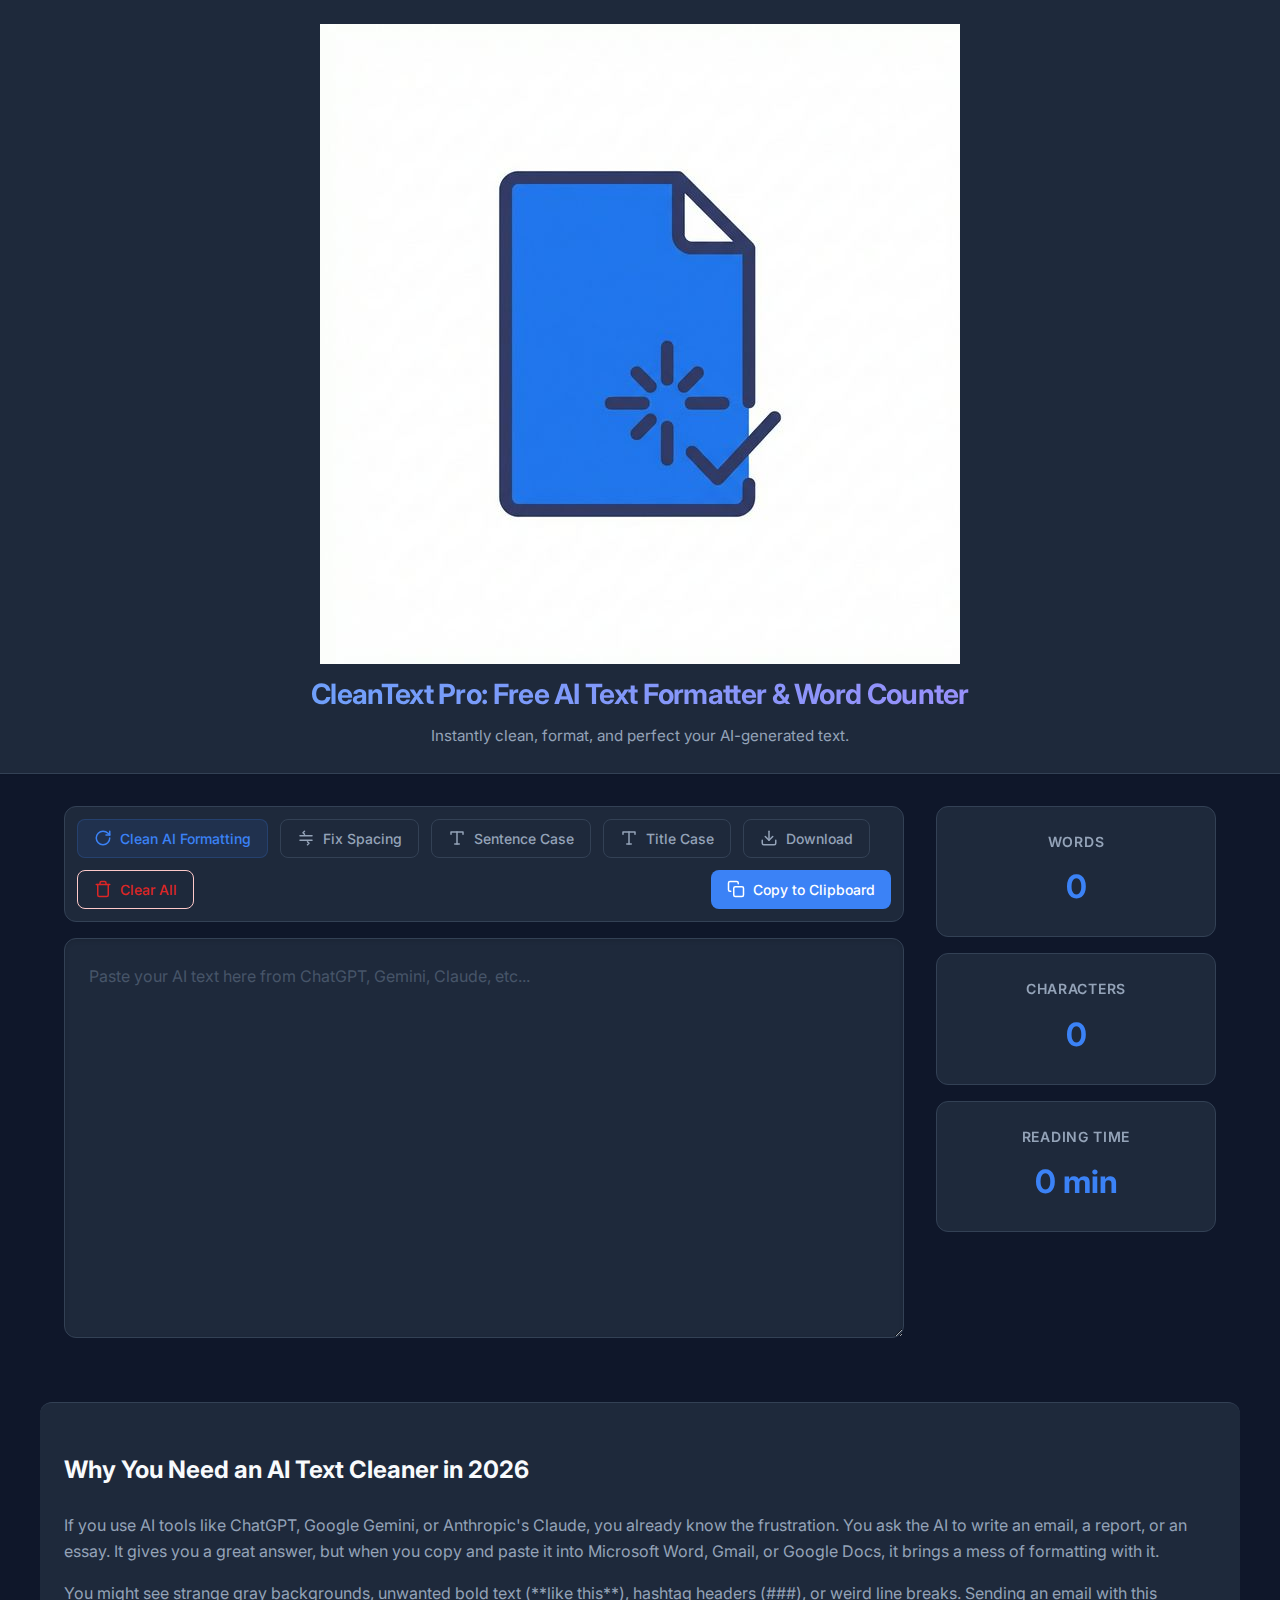
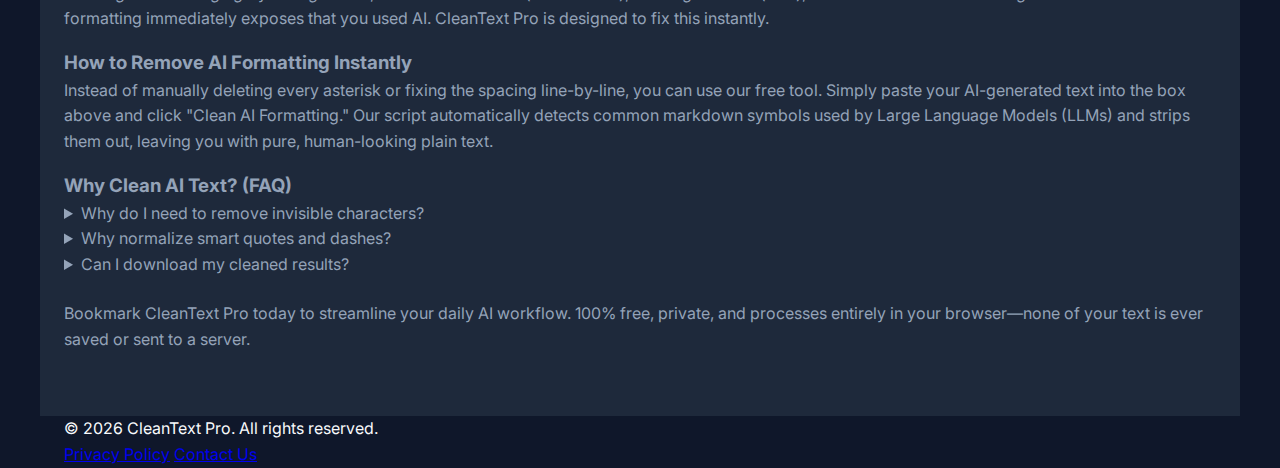
<file: index.html>
<!DOCTYPE html>
<html lang="en">

<head>
    <meta charset="UTF-8">
    <meta name="viewport" content="width=device-width, initial-scale=1.0">
    <meta name="description"
        content="Free tool to clean AI formatting, remove markdown, fix spacing, and count words. Perfect for cleaning text from ChatGPT, Gemini, and Claude before pasting into emails or essays.">
    <title>CleanText Pro | AI Text Formatter & Word Counter</title>
    <link href="https://fonts.googleapis.com/css2?family=Inter:wght@400;500;600;700&display=swap" rel="stylesheet">
    <link rel="stylesheet" href="styles.css">
    <link rel="icon" type="image/png" href="logo.png?v=2">
    <!-- Google AdSense Verification -->
    <script async src="https://pagead2.googlesyndication.com/pagead/js/adsbygoogle.js?client=ca-pub-7510924707545130"
        crossorigin="anonymous"></script>
</head>

<body>
    <header class="app-header">
        <div class="container header-content">
            <img src="logo.png?v=2" alt="CleanText Pro Logo" class="app-logo">
            <div class="header-text">
                <h1>CleanText Pro: Free AI Text Formatter & Word Counter</h1>
                <p>Instantly clean, format, and perfect your AI-generated text.</p>
            </div>
        </div>
    </header>

    <main class="app-main container">
        <section class="editor-section">
            <div class="toolbar">
                <button id="btn-clean" class="btn primary" title="Remove markdown icons and <br> tags">
                    <svg width="18" height="18" viewBox="0 0 24 24" fill="none" stroke="currentColor" stroke-width="2"
                        stroke-linecap="round" stroke-linejoin="round">
                        <path d="M21 12a9 9 0 1 1-9-9c2.52 0 4.93 1 6.74 2.74L21 8" />
                        <path d="M21 3v5h-5" />
                    </svg>
                    Clean AI Formatting
                </button>
                <button id="btn-spacing" class="btn secondary" title="Remove extra spaces and trailing whitespaces">
                    <svg width="18" height="18" viewBox="0 0 24 24" fill="none" stroke="currentColor" stroke-width="2"
                        stroke-linecap="round" stroke-linejoin="round">
                        <path d="M4 9h16" />
                        <path d="M4 15h16" />
                        <path d="M10 3L8 5l2 2" />
                        <path d="M14 21l2-2-2-2" />
                    </svg>
                    Fix Spacing
                </button>
                <button id="btn-sentence" class="btn secondary" title="Capitalize only the first letter of sentences">
                    <svg width="18" height="18" viewBox="0 0 24 24" fill="none" stroke="currentColor" stroke-width="2"
                        stroke-linecap="round" stroke-linejoin="round">
                        <path d="M4 7V4h16v3" />
                        <path d="M9 20h6" />
                        <path d="M12 4v16" />
                    </svg>
                    Sentence Case
                </button>
                <button id="btn-title" class="btn secondary" title="Capitalize First Letter of Every Word">
                    <svg width="18" height="18" viewBox="0 0 24 24" fill="none" stroke="currentColor" stroke-width="2"
                        stroke-linecap="round" stroke-linejoin="round">
                        <polyline points="4 7 4 4 20 4 20 7"></polyline>
                        <line x1="9" y1="20" x2="15" y2="20"></line>
                        <line x1="12" y1="4" x2="12" y2="20"></line>
                    </svg>
                    Title Case
                </button>
                <button id="btn-download" class="btn secondary" title="Download text as a .txt file">
                    <svg width="18" height="18" viewBox="0 0 24 24" fill="none" stroke="currentColor" stroke-width="2"
                        stroke-linecap="round" stroke-linejoin="round">
                        <path d="M21 15v4a2 2 0 0 1-2 2H5a2 2 0 0 1-2-2v-4"></path>
                        <polyline points="7 10 12 15 17 10"></polyline>
                        <line x1="12" y1="15" x2="12" y2="3"></line>
                    </svg>
                    Download
                </button>
                <button id="btn-clear" class="btn secondary" title="Clear all text"
                    style="color: #dc2626; border-color: #fecaca;">
                    <svg width="18" height="18" viewBox="0 0 24 24" fill="none" stroke="currentColor" stroke-width="2"
                        stroke-linecap="round" stroke-linejoin="round">
                        <polyline points="3 6 5 6 21 6"></polyline>
                        <path d="M19 6v14a2 2 0 0 1-2 2H7a2 2 0 0 1-2-2V6m3 0V4a2 2 0 0 1 2-2h4a2 2 0 0 1 2 2v2"></path>
                    </svg>
                    Clear All
                </button>
                <button id="btn-copy" class="btn accent ms-auto">
                    <svg width="18" height="18" viewBox="0 0 24 24" fill="none" stroke="currentColor" stroke-width="2"
                        stroke-linecap="round" stroke-linejoin="round">
                        <rect x="9" y="9" width="13" height="13" rx="2" ry="2" />
                        <path d="M5 15H4a2 2 0 0 1-2-2V4a2 2 0 0 1 2-2h9a2 2 0 0 1 2 2v1" />
                    </svg>
                    <span id="copy-text">Copy to Clipboard</span>
                </button>
            </div>

            <div class="textarea-wrapper">
                <textarea id="text-input"
                    placeholder="Paste your AI text here from ChatGPT, Gemini, Claude, etc..."></textarea>
            </div>
        </section>

        <aside class="stats-sidebar">
            <div class="stat-card">
                <span class="stat-label">Words</span>
                <span class="stat-value" id="stat-words">0</span>
            </div>
            <div class="stat-card">
                <span class="stat-label">Characters</span>
                <span class="stat-value" id="stat-chars">0</span>
            </div>
            <div class="stat-card">
                <span class="stat-label">Reading Time</span>
                <span class="stat-value" id="stat-reading">0 min</span>
            </div>
        </aside>
    </main>

    <article class="seo-article container">
        <h2>Why You Need an AI Text Cleaner in 2026</h2>
        <div class="article-content">
            <p>If you use AI tools like ChatGPT, Google Gemini, or Anthropic's Claude, you already know the frustration.
                You ask the AI to write an email, a report, or an essay. It gives you a great answer, but when you copy
                and paste it into Microsoft Word, Gmail, or Google Docs, it brings a mess of formatting with it.</p>
            <p>You might see strange gray backgrounds, unwanted bold text (**like this**), hashtag headers (###), or
                weird line breaks. Sending an email with this formatting immediately exposes that you used AI. CleanText
                Pro is designed to fix this instantly.</p>

            <h3>How to Remove AI Formatting Instantly</h3>
            <p>Instead of manually deleting every asterisk or fixing the spacing line-by-line, you can use our free
                tool. Simply paste your AI-generated text into the box above and click "Clean AI Formatting." Our script
                automatically detects common markdown symbols used by Large Language Models (LLMs) and strips them out,
                leaving you with pure, human-looking plain text.</p>

            <h3>Why Clean AI Text? (FAQ)</h3>
            <div class="faq-accordion">
                <details>
                    <summary>Why do I need to remove invisible characters?</summary>
                    <p>AI models frequently output zero-width spaces and non-breaking spaces. While you can't see them,
                        they will break code execution and cause strange spacing issues when pasting into WordPress or
                        other CMS platforms.</p>
                </details>
                <details>
                    <summary>Why normalize smart quotes and dashes?</summary>
                    <p>Text editors and AIs often use curly “smart quotes” and long em-dashes (—). These characters
                        cause massive formatting errors in spreadsheets and coding IDEs. We automatically convert them
                        to standard straight quotes ("") and hyphens (-).</p>
                </details>
                <details>
                    <summary>Can I download my cleaned results?</summary>
                    <p>Yes! With our advanced toolset, you can download your perfectly formatted text as a plain `.txt`
                        file directly to your device for safe keeping, alongside fixing capitalization with Title Case
                        and Sentence Case utilities.</p>
                </details>
            </div>

            <p style="margin-top: 1.5rem;">Bookmark CleanText Pro today to streamline your daily AI workflow. 100% free,
                private, and processes
                entirely in your browser—none of your text is ever saved or sent to a server.</p>
        </div>
    </article>

    <footer class="app-footer">
        <div class="container footer-content">
            <p>&copy; 2026 CleanText Pro. All rights reserved.</p>
            <div class="footer-links">
                <a href="privacy.html">Privacy Policy</a>
                <a href="mailto:contact@cleantextpro.app">Contact Us</a>
            </div>
        </div>
    </footer>

    <script src="script.js"></script>
</body>

</html>
</file>
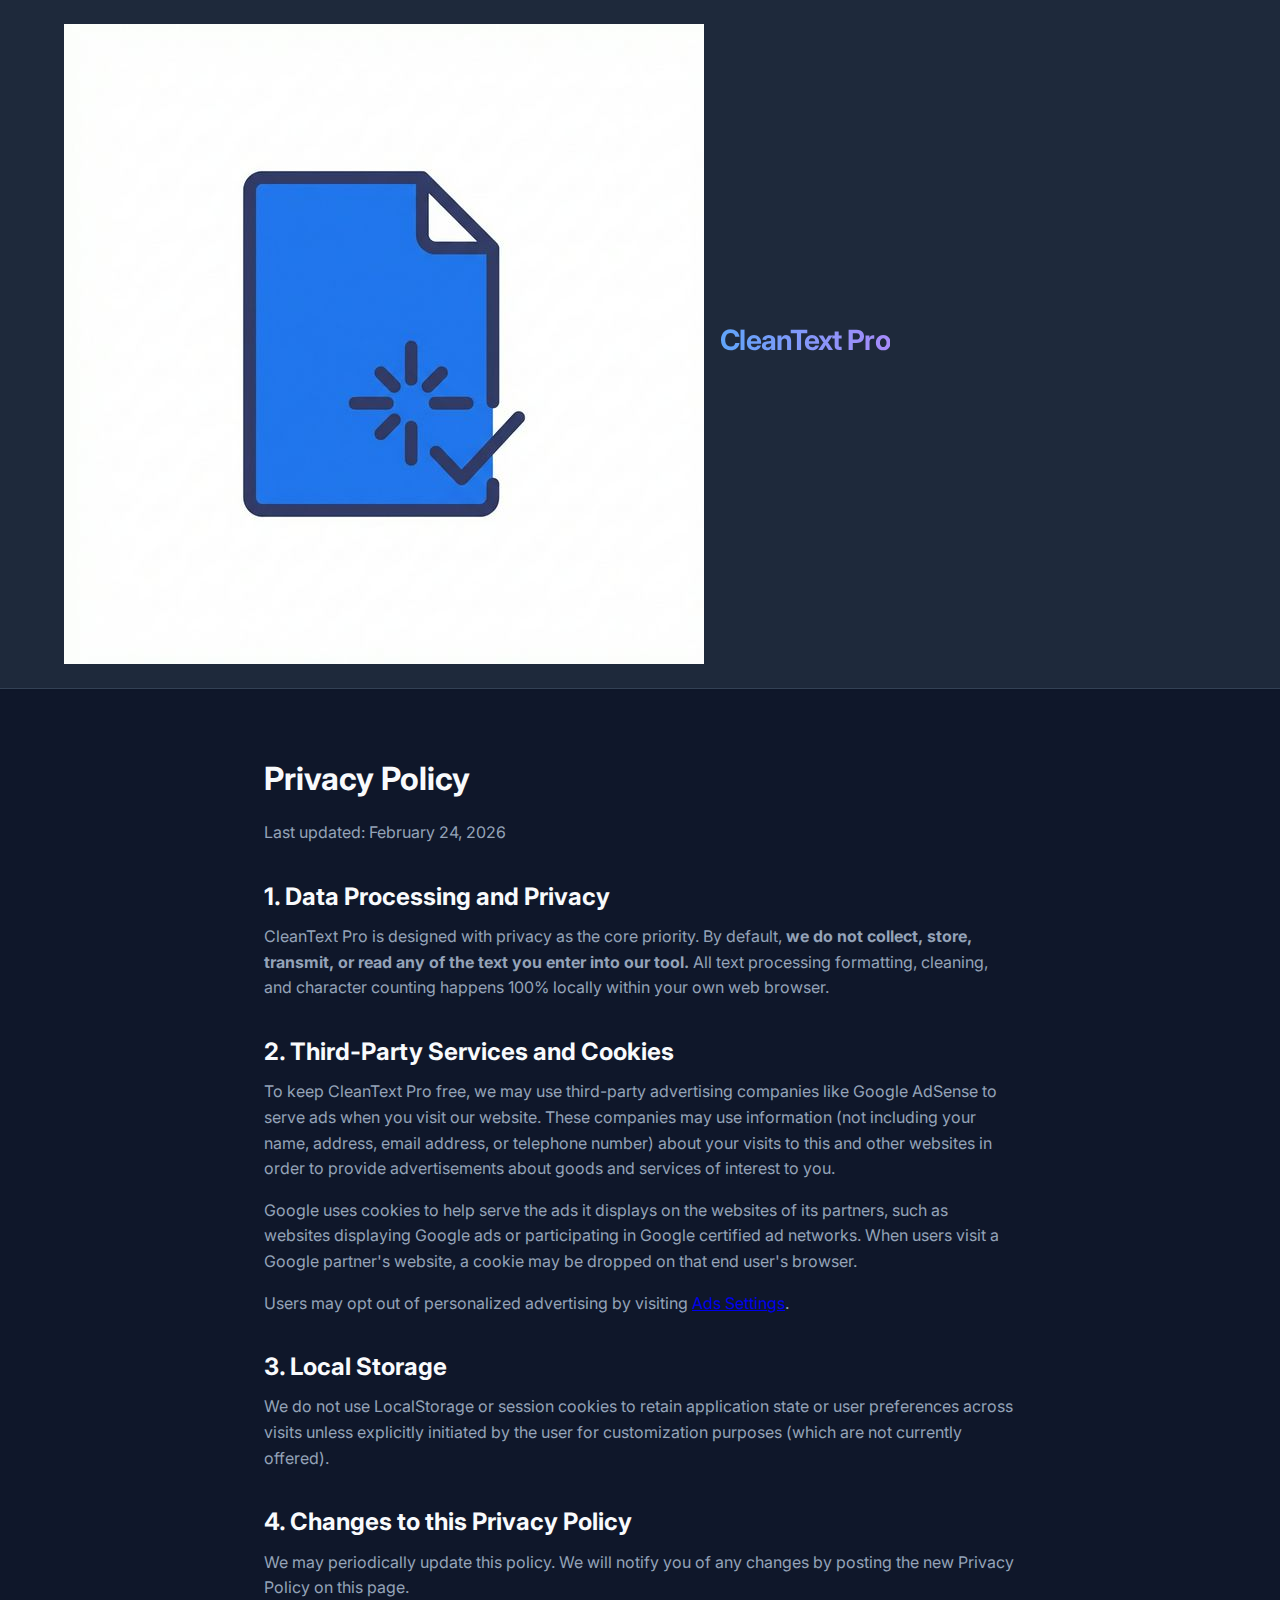
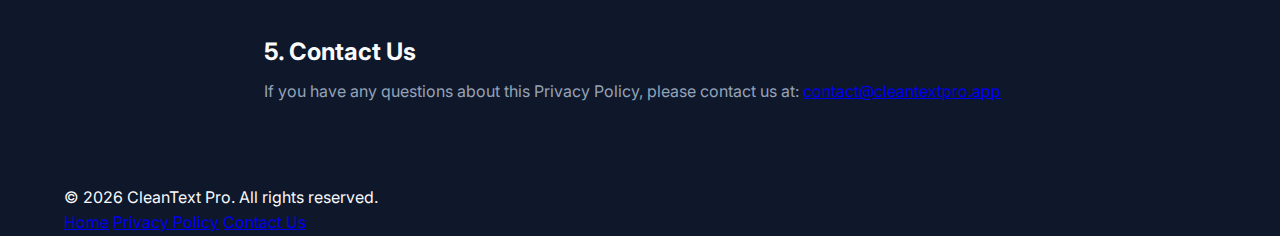
<file: privacy.html>
<!DOCTYPE html>
<html lang="en">

<head>
    <meta charset="UTF-8">
    <meta name="viewport" content="width=device-width, initial-scale=1.0">
    <title>Privacy Policy - CleanText Pro</title>
    <link href="https://fonts.googleapis.com/css2?family=Inter:wght@400;500;600;700&display=swap" rel="stylesheet">
    <link rel="stylesheet" href="styles.css">
    <link rel="icon" type="image/png" href="logo.png?v=2">
    <!-- Google AdSense Verification -->
    <script async src="https://pagead2.googlesyndication.com/pagead/js/adsbygoogle.js?client=ca-pub-7510924707545130"
        crossorigin="anonymous"></script>
    <style>
        .privacy-container {
            max-width: 800px;
            margin: 4rem auto;
            padding: 0 1.5rem;
        }

        .privacy-container h1 {
            color: var(--text-primary);
            margin-bottom: 1rem;
        }

        .privacy-container h2 {
            color: var(--text-primary);
            margin-top: 2rem;
            margin-bottom: 0.5rem;
        }

        .privacy-container p {
            margin-bottom: 1rem;
            color: var(--text-secondary);
        }
    </style>
</head>

<body>
    <header class="app-header">
        <div class="container header-content">
            <a href="index.html" style="display: flex; align-items: center; text-decoration: none; gap: 1rem;">
                <img src="logo.png?v=2" alt="CleanText Pro Logo" class="app-logo">
                <div class="header-text">
                    <h1 style="color: var(--text-primary);">CleanText Pro</h1>
                </div>
            </a>
        </div>
    </header>

    <main class="privacy-container">
        <h1>Privacy Policy</h1>
        <p>Last updated: February 24, 2026</p>

        <h2>1. Data Processing and Privacy</h2>
        <p>CleanText Pro is designed with privacy as the core priority. By default, <strong>we do not collect, store,
                transmit, or read any of the text you enter into our tool.</strong> All text processing formatting,
            cleaning, and character counting happens 100% locally within your own web browser.</p>

        <h2>2. Third-Party Services and Cookies</h2>
        <p>To keep CleanText Pro free, we may use third-party advertising companies like Google AdSense to serve ads
            when you visit our website. These companies may use information (not including your name, address, email
            address, or telephone number) about your visits to this and other websites in order to provide
            advertisements about goods and services of interest to you.</p>
        <p>Google uses cookies to help serve the ads it displays on the websites of its partners, such as websites
            displaying Google ads or participating in Google certified ad networks. When users visit a Google partner's
            website, a cookie may be dropped on that end user's browser.</p>
        <p>Users may opt out of personalized advertising by visiting <a href="https://www.google.com/settings/ads"
                target="_blank">Ads Settings</a>.</p>

        <h2>3. Local Storage</h2>
        <p>We do not use LocalStorage or session cookies to retain application state or user preferences across visits
            unless explicitly initiated by the user for customization purposes (which are not currently offered).</p>

        <h2>4. Changes to this Privacy Policy</h2>
        <p>We may periodically update this policy. We will notify you of any changes by posting the new Privacy Policy
            on this page.</p>

        <h2>5. Contact Us</h2>
        <p>If you have any questions about this Privacy Policy, please contact us at: <a
                href="mailto:contact@cleantextpro.app">contact@cleantextpro.app</a></p>
    </main>

    <footer class="app-footer">
        <div class="container footer-content">
            <p>&copy; 2026 CleanText Pro. All rights reserved.</p>
            <div class="footer-links">
                <a href="index.html">Home</a>
                <a href="privacy.html">Privacy Policy</a>
                <a href="mailto:contact@cleantextpro.app">Contact Us</a>
            </div>
        </div>
    </footer>
</body>

</html>
</file>
<file: styles.css>
:root {
    /* Color Palette - Dark Mode Default */
    --bg-main: #0f172a;        /* Slate 900 */
    --bg-surface: #1e293b;     /* Slate 800 */
    --bg-surface-hover: #334155; /* Slate 700 */
    
    --text-primary: #f8fafc;   /* Slate 50 */
    --text-secondary: #94a3b8; /* Slate 400 */
    
    --accent-primary: #3b82f6; /* Blue 500 */
    --accent-primary-hover: #2563eb; /* Blue 600 */
    
    --accent-success: #10b981; /* Emerald 500 */
    --accent-success-hover: #059669; /* Emerald 600 */
    
    --border-color: #334155;   /* Slate 700 */
    --border-focus: #3b82f6;   /* Blue 500 */

    --shadow-sm: 0 1px 2px 0 rgb(0 0 0 / 0.05);
    --shadow-md: 0 4px 6px -1px rgb(0 0 0 / 0.1), 0 2px 4px -2px rgb(0 0 0 / 0.1);
    --shadow-lg: 0 10px 15px -3px rgb(0 0 0 / 0.5), 0 4px 6px -4px rgb(0 0 0 / 0.5);

    --border-radius: 12px;
    --transition-speed: 0.2s;
}

* {
    box-sizing: border-box;
    margin: 0;
    padding: 0;
}

body {
    font-family: 'Inter', system-ui, -apple-system, sans-serif;
    background-color: var(--bg-main);
    color: var(--text-primary);
    line-height: 1.6;
    min-height: 100vh;
    display: flex;
    flex-direction: column;
}

.container {
    max-width: 1200px;
    margin: 0 auto;
    padding: 0 1.5rem;
    width: 100%;
}

/* Header */
.app-header {
    background-color: var(--bg-surface);
    border-bottom: 1px solid var(--border-color);
    padding: 1.5rem 0;
    box-shadow: var(--shadow-sm);
    text-align: center;
}

.app-header h1 {
    font-size: 1.75rem;
    font-weight: 700;
    letter-spacing: -0.025em;
    background: linear-gradient(to right, #60a5fa, #a78bfa);
    -webkit-background-clip: text;
    -webkit-text-fill-color: transparent;
    margin-bottom: 0.5rem;
}

.app-header p {
    color: var(--text-secondary);
    font-size: 0.95rem;
}

/* Main Layout */
.app-main {
    display: grid;
    grid-template-columns: 1fr 280px;
    gap: 2rem;
    padding-top: 2rem;
    padding-bottom: 2rem;
    flex: 1;
}

@media (max-width: 900px) {
    .app-main {
        grid-template-columns: 1fr;
    }
}

/* Editor Section */
.editor-section {
    display: flex;
    flex-direction: column;
    gap: 1rem;
    height: 100%;
}

.toolbar {
    display: flex;
    flex-wrap: wrap;
    gap: 0.75rem;
    background-color: var(--bg-surface);
    padding: 0.75rem;
    border-radius: var(--border-radius);
    border: 1px solid var(--border-color);
}

.ms-auto {
    margin-left: auto;
}

/* Buttons */
.btn {
    display: inline-flex;
    align-items: center;
    gap: 0.5rem;
    padding: 0.6rem 1rem;
    border: none;
    border-radius: 8px;
    font-family: inherit;
    font-size: 0.875rem;
    font-weight: 500;
    cursor: pointer;
    transition: all var(--transition-speed) ease;
}

.btn:active {
    transform: translateY(1px);
}

.btn.primary {
    background-color: rgba(59, 130, 246, 0.1);
    color: var(--accent-primary);
    border: 1px solid rgba(59, 130, 246, 0.2);
}

.btn.primary:hover {
    background-color: rgba(59, 130, 246, 0.2);
}

.btn.secondary {
    background-color: transparent;
    color: var(--text-secondary);
    border: 1px solid var(--border-color);
}

.btn.secondary:hover {
    background-color: var(--bg-surface-hover);
    color: var(--text-primary);
}

.btn.accent {
    background-color: var(--accent-primary);
    color: white;
}

.btn.accent:hover {
    background-color: var(--accent-primary-hover);
    box-shadow: 0 0 15px rgba(59, 130, 246, 0.4);
}

.btn.success {
    background-color: var(--accent-success) !important;
    color: white !important;
    box-shadow: 0 0 15px rgba(16, 185, 129, 0.4) !important;
}

/* Textarea */
.textarea-wrapper {
    flex: 1;
    display: flex;
    position: relative;
}

#text-input {
    width: 100%;
    min-height: 400px;
    resize: vertical;
    padding: 1.5rem;
    font-family: inherit;
    font-size: 1rem;
    line-height: 1.7;
    background-color: var(--bg-surface);
    color: var(--text-primary);
    border: 1px solid var(--border-color);
    border-radius: var(--border-radius);
    outline: none;
    transition: border-color var(--transition-speed);
    box-shadow: inset 0 2px 4px rgba(0,0,0,0.1);
}

#text-input:focus {
    border-color: var(--border-focus);
    box-shadow: 0 0 0 3px rgba(59, 130, 246, 0.1);
}

#text-input::placeholder {
    color: #475569;
}

/* Sidebar Stats */
.stats-sidebar {
    display: flex;
    flex-direction: column;
    gap: 1rem;
    position: sticky;
    top: 2rem;
}

.stat-card {
    background-color: var(--bg-surface);
    border: 1px solid var(--border-color);
    border-radius: var(--border-radius);
    padding: 1.5rem;
    display: flex;
    flex-direction: column;
    align-items: center;
    justify-content: center;
    text-align: center;
    transition: transform var(--transition-speed);
}

.stat-card:hover {
    transform: translateY(-2px);
    border-color: var(--text-secondary);
}

.stat-label {
    font-size: 0.875rem;
    color: var(--text-secondary);
    text-transform: uppercase;
    letter-spacing: 0.05em;
    font-weight: 600;
    margin-bottom: 0.5rem;
}

.stat-value {
    font-size: 2rem;
    font-weight: 700;
    color: var(--accent-primary);
}

/* SEO Article Section */
.seo-article {
    background-color: var(--bg-surface);
    border-top: 1px solid var(--border-color);
    padding-top: 3rem;
    padding-bottom: 3rem;
    margin-top: 2rem;
    border-radius: var(--border-radius) var(--border-radius) 0 0;
}

.seo-article h2 {
    font-size: 1.5rem;
    margin-bottom: 1.5rem;
    color: var(--text-primary);
}

.article-content {
    color: var(--text-secondary);
    font-size: 1rem;
}

.article-content p {
    margin-bottom: 1rem;
}

/* Animations */
@keyframes pulse {
    0% { transform: scale(1); }
    50% { transform: scale(1.05); }
    100% { transform: scale(1); }
}

.animate-pop {
    animation: pulse 0.3s cubic-bezier(0.175, 0.885, 0.32, 1.275);
}
</file>
